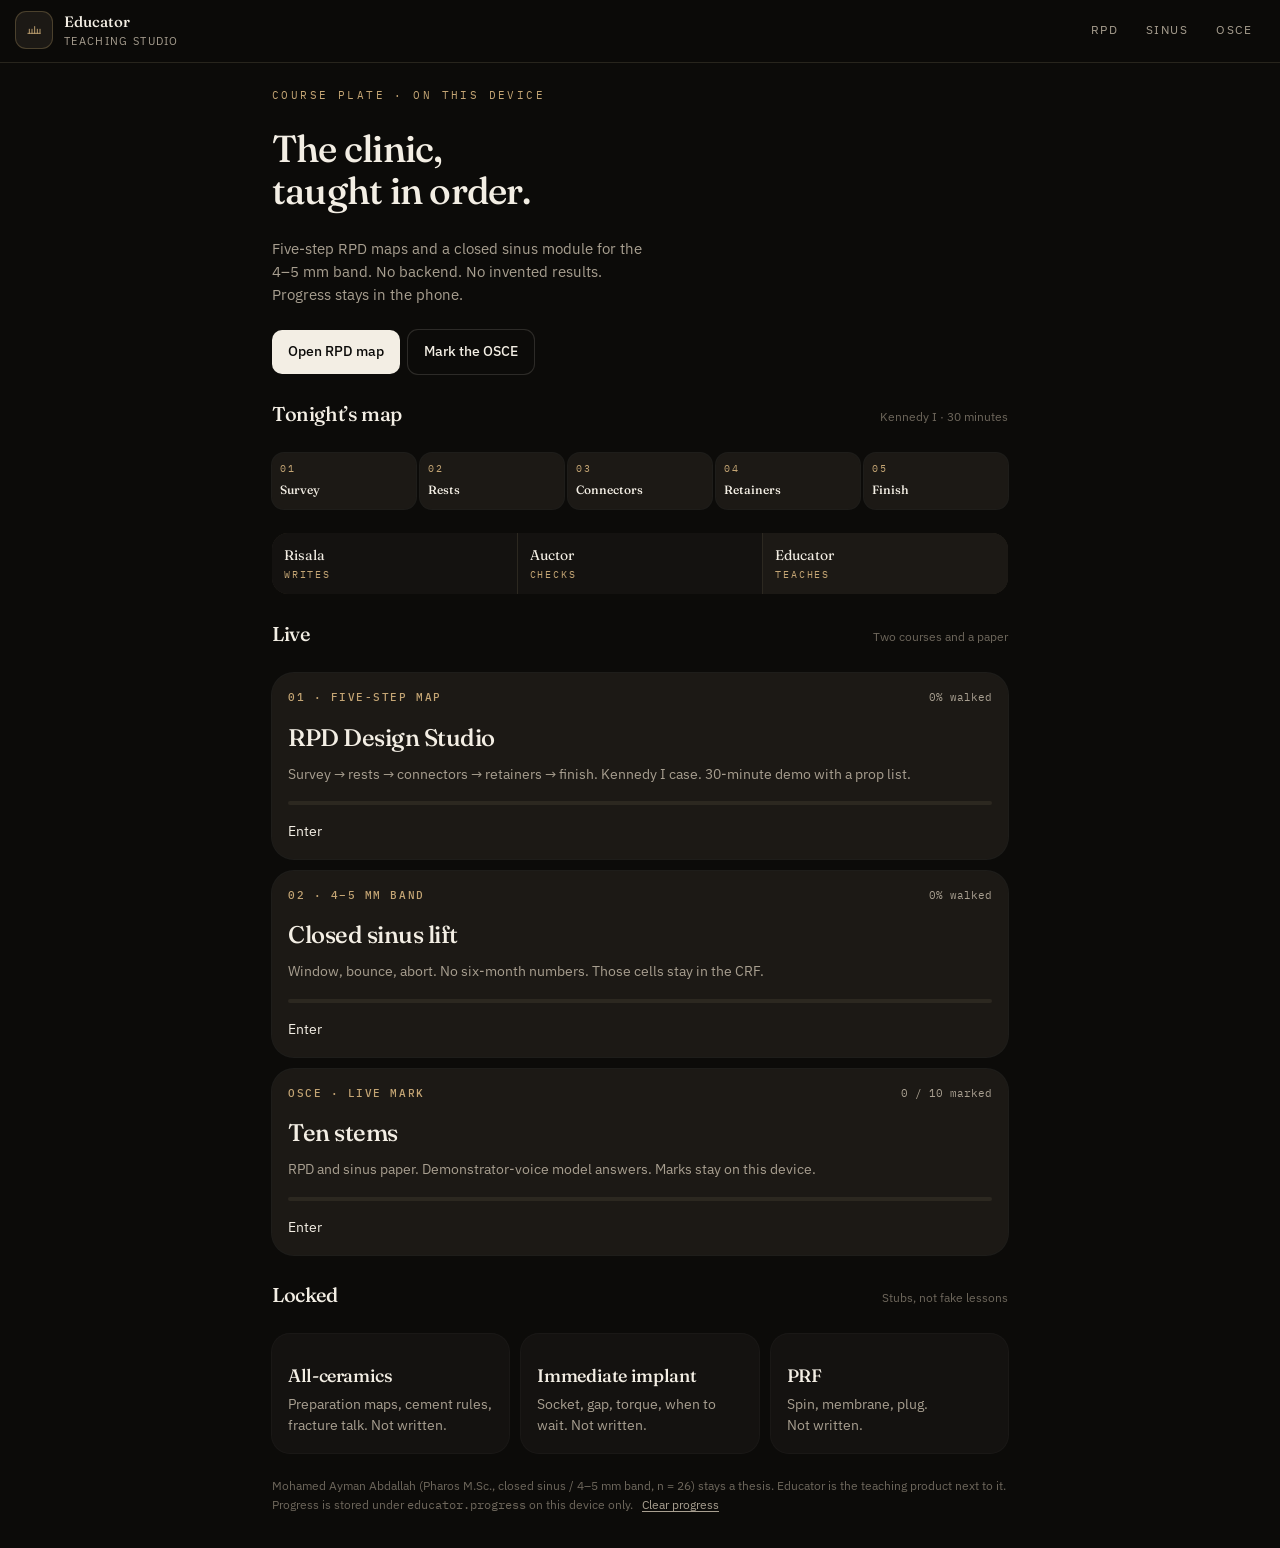
<file: index.html>
<!DOCTYPE html>
<html lang="en">
  <head>
    <meta charset="utf-8" />
    <meta name="viewport" content="width=device-width, initial-scale=1, viewport-fit=cover" />
    <meta name="theme-color" content="#0c0b09" />
    <meta name="apple-mobile-web-app-capable" content="yes" />
    <meta name="apple-mobile-web-app-status-bar-style" content="black-translucent" />
    <meta name="apple-mobile-web-app-title" content="Educator" />
    <meta name="mobile-web-app-capable" content="yes" />
    <meta
      name="description"
      content="Educator — teaching studio for dental demonstrators. RPD five-step maps and a closed sinus-lift module."
    />
    <title>Educator</title>
    <link rel="icon" href="favicon.svg" type="image/svg+xml" />
    <link rel="preconnect" href="https://fonts.googleapis.com" />
    <link rel="preconnect" href="https://fonts.gstatic.com" crossorigin />
    <link
      rel="stylesheet"
      href="https://fonts.googleapis.com/css2?family=Fraunces:opsz,wght@9..144,400;9..144,500;9..144,600&family=IBM+Plex+Mono:wght@400;500&family=IBM+Plex+Sans:wght@400;500;600&display=swap"
    />
    <link rel="stylesheet" href="styles.css" />
  </head>
  <body>
    <div id="app"></div>
    <script src="app.js"></script>
  </body>
</html>
</file>
<file: styles.css>
:root {
  --ink: #0c0b09;
  --plate: #141210;
  --raised: #1c1915;
  --paper: #f3eee4;
  --muted: #a89f90;
  --faint: #6e675c;
  --brass: #c4a574;
  --brass-dim: #8a7350;
  --rule: #2c2820;
  --danger: #c45c48;
  --ok: #7a9a72;
  --display: "Fraunces", "Iowan Old Style", Palatino, Georgia, serif;
  --sans: "IBM Plex Sans", "Segoe UI", system-ui, sans-serif;
  --mono: "IBM Plex Mono", ui-monospace, "SF Mono", Menlo, monospace;
  --shadow: 0 0 0 1px rgba(243, 238, 228, 0.08);
  --shadow-brass: 0 0 0 1px rgba(196, 165, 116, 0.35);
  --ease: cubic-bezier(0.22, 1, 0.36, 1);
}

* { box-sizing: border-box; }

html {
  -webkit-font-smoothing: antialiased;
  background: var(--ink);
  color: var(--paper);
}

body {
  margin: 0;
  min-height: 100dvh;
  font-family: var(--sans);
  line-height: 1.55;
  background: var(--ink);
  color: var(--paper);
}

button, a { color: inherit; }
button { font: inherit; background: none; border: 0; cursor: pointer; }
button:disabled { opacity: 0.4; cursor: default; }
a { text-decoration: none; }

h1, h2, h3 {
  font-family: var(--display);
  font-weight: 500;
  letter-spacing: -0.02em;
  text-wrap: balance;
  margin: 0;
}

p { margin: 0; text-wrap: pretty; }

.shell { min-height: 100dvh; padding-bottom: calc(5.5rem + env(safe-area-inset-bottom)); }
@media (min-width: 640px) { .shell { padding-bottom: 2rem; } }

.top {
  position: sticky;
  top: 0;
  z-index: 20;
  display: flex;
  align-items: center;
  justify-content: space-between;
  gap: 12px;
  padding: calc(10px + env(safe-area-inset-top)) 16px 12px;
  border-bottom: 1px solid rgba(44, 40, 32, 0.9);
  background: rgba(12, 11, 9, 0.92);
  backdrop-filter: blur(8px);
}

.brand { display: flex; align-items: center; gap: 12px; min-width: 0; }
.mark {
  width: 36px; height: 36px;
  display: grid; place-items: center;
  border-radius: 10px;
  background: var(--raised);
  box-shadow: var(--shadow-brass);
  color: var(--brass);
}
.brand strong { display: block; font-family: var(--display); font-size: 15px; font-weight: 500; }
.brand span span { display: block; font-size: 11px; letter-spacing: 0.12em; text-transform: uppercase; color: var(--muted); }

.desk-nav { display: none; gap: 4px; }
.desk-nav a {
  padding: 8px 12px;
  border-radius: 10px;
  font-size: 12px;
  letter-spacing: 0.12em;
  text-transform: uppercase;
  color: var(--muted);
}
.desk-nav a.on { background: var(--raised); color: var(--brass); }
@media (min-width: 640px) { .desk-nav { display: flex; } }

.page { max-width: 48rem; margin: 0 auto; padding: 24px 16px 0; display: flex; flex-direction: column; gap: 24px; }

.kicker { font-family: var(--mono); font-size: 11px; letter-spacing: 0.22em; text-transform: uppercase; color: var(--brass); }
.h1 { font-size: 2.35rem; line-height: 1.12; max-width: 16ch; }
.lede { max-width: 42ch; font-size: 15px; color: var(--muted); }

.row { display: flex; flex-wrap: wrap; gap: 8px; }

.btn {
  display: inline-flex;
  align-items: center;
  justify-content: center;
  gap: 8px;
  min-height: 44px;
  padding: 0 16px;
  border-radius: 10px;
  font-size: 14px;
  font-weight: 500;
  transition: transform 150ms var(--ease), background 150ms var(--ease), color 150ms var(--ease);
}
.btn:active:not(:disabled) { transform: scale(0.96); }
.btn-primary { background: var(--paper); color: var(--ink); }
.btn-brass { background: var(--brass); color: var(--ink); }
.btn-outline { box-shadow: 0 0 0 1px rgba(243, 238, 228, 0.14); color: var(--paper); }
.btn.flex { flex: 1; }
.btn.wide { width: 100%; }
.btn.icon { width: 44px; padding: 0; }

.family {
  display: grid;
  grid-template-columns: 1fr 1fr 1fr;
  gap: 1px;
  overflow: hidden;
  border-radius: 16px;
  background: var(--rule);
  margin: 0;
  padding: 0;
}
.family li { list-style: none; background: var(--plate); padding: 12px; }
.family li:last-child { background: var(--raised); }
.family p { font-family: var(--display); font-size: 14px; }
.family small { display: block; font-family: var(--mono); font-size: 10px; letter-spacing: 0.18em; text-transform: uppercase; color: var(--brass); }

.map-strip {
  display: grid;
  grid-template-columns: repeat(5, 1fr);
  gap: 4px;
  margin: 0;
  padding: 0;
  list-style: none;
}
.map-strip a, .map-strip div {
  display: flex;
  flex-direction: column;
  min-height: 56px;
  padding: 8px;
  border-radius: 12px;
  background: var(--raised);
  box-shadow: var(--shadow);
  color: inherit;
}
.map-strip small {
  font-family: var(--mono);
  font-size: 10px;
  letter-spacing: 0.16em;
  text-transform: uppercase;
  color: var(--brass);
}
.map-strip b {
  display: block;
  margin-top: 4px;
  font-family: var(--display);
  font-weight: 500;
  font-size: 12px;
}

.card {
  display: block;
  border-radius: 22px;
  background: var(--raised);
  box-shadow: var(--shadow);
  padding: 16px;
  color: inherit;
}
.card:hover { box-shadow: var(--shadow-brass); }
.card h2 { font-size: 1.5rem; margin-top: 12px; }
.card p { margin-top: 8px; font-size: 14px; color: var(--muted); }
.card .meta { display: flex; justify-content: space-between; gap: 12px; font-family: var(--mono); font-size: 11px; letter-spacing: 0.14em; text-transform: uppercase; }
.card .meta b { color: var(--brass); font-weight: 500; }
.card .meta span { color: var(--muted); font-variant-numeric: tabular-nums; letter-spacing: 0; text-transform: none; }
.enter { display: inline-block; margin-top: 16px; font-size: 14px; color: var(--paper); }

.bar {
  margin-top: 16px;
  height: 4px;
  overflow: hidden;
  border-radius: 999px;
  background: var(--rule);
}
.bar i {
  display: block;
  height: 100%;
  background: var(--brass);
  font-style: normal;
}

.stack { display: flex; flex-direction: column; gap: 12px; margin: 0; padding: 0; list-style: none; }
.head-row { display: flex; align-items: baseline; justify-content: space-between; gap: 12px; }
.head-row h2 { font-size: 1.25rem; }
.head-row span { font-size: 12px; color: var(--faint); }

.locked-grid { display: grid; gap: 12px; }
@media (min-width: 640px) { .locked-grid { grid-template-columns: 1fr 1fr 1fr; } }
.lock-card {
  display: flex; flex-direction: column;
  border-radius: 18px; background: var(--plate); padding: 16px;
  box-shadow: 0 0 0 1px rgba(243, 238, 228, 0.06);
  color: inherit;
}
.lock-card h3 { margin-top: 12px; font-size: 1.125rem; }
.lock-card p { margin-top: 4px; font-size: 14px; color: var(--muted); }

.fine { font-size: 12px; color: var(--faint); line-height: 1.55; }
.fine button { color: var(--muted); text-decoration: underline; text-underline-offset: 2px; }
.fine code { font-family: var(--mono); }

.tabs {
  display: flex; gap: 4px;
  padding: 4px; border-radius: 14px;
  background: var(--raised); box-shadow: var(--shadow);
}
.tabs button {
  flex: 1; height: 40px; border-radius: 10px;
  font-size: 14px; font-weight: 500; color: var(--muted);
}
.tabs button.on { background: var(--paper); color: var(--ink); }

.rail { display: flex; gap: 8px; overflow-x: auto; scrollbar-width: none; }
.rail::-webkit-scrollbar { display: none; }
.rail button {
  flex: 1; min-width: 4.5rem; height: 56px;
  border-radius: 12px; padding: 0 12px;
  text-align: left; background: var(--raised); box-shadow: var(--shadow);
}
.rail button.on { background: var(--paper); color: var(--ink); }
.rail small { display: block; font-family: var(--mono); font-size: 10px; letter-spacing: 0.16em; text-transform: uppercase; color: var(--brass); }
.rail button.on small { color: var(--brass-dim); }
.rail b { display: block; font-family: var(--display); font-weight: 500; font-size: 14px; }

.figure { border-radius: 22px; background: var(--raised); padding: 12px; box-shadow: var(--shadow); }
.figure svg { width: 100%; height: auto; display: block; }
.figure figcaption { margin-top: 8px; padding: 0 4px; font-size: 11px; letter-spacing: 0.12em; text-transform: uppercase; color: var(--muted); display: flex; justify-content: space-between; }

.plate { border-radius: 22px; background: var(--plate); padding: 20px; box-shadow: var(--shadow); display: flex; flex-direction: column; gap: 16px; }
.teach { display: flex; flex-direction: column; gap: 12px; margin: 0; padding: 0; list-style: none; }
.teach li { display: flex; gap: 12px; font-size: 14px; color: var(--muted); }
.teach i { font-family: var(--mono); font-style: normal; font-size: 11px; color: var(--brass); margin-top: 2px; font-variant-numeric: tabular-nums; }
.callout { border-radius: 14px; background: var(--raised); padding: 16px; }
.callout .tag { font-family: var(--mono); font-size: 10px; letter-spacing: 0.18em; text-transform: uppercase; }
.tag-danger { color: var(--danger); }
.tag-ok { color: var(--ok); }
.callout p { margin-top: 4px; font-size: 14px; }

.nav-steps { display: flex; flex-direction: column; gap: 8px; }
.nav-steps .pair { display: flex; gap: 8px; }

.clock {
  display: flex;
  align-items: center;
  justify-content: space-between;
  gap: 12px;
  border-radius: 16px;
  background: var(--raised);
  padding: 12px 16px;
  box-shadow: var(--shadow);
}
.clock .time {
  font-family: var(--mono);
  font-size: 1.75rem;
  font-variant-numeric: tabular-nums;
  letter-spacing: -0.03em;
}
.clock .time small { font-size: 13px; color: var(--faint); margin-left: 8px; }
.clock .actions { display: flex; gap: 8px; }

.beats { margin: 0; padding: 0; list-style: none; display: flex; flex-direction: column; gap: 8px; }
.beats li {
  display: grid; grid-template-columns: 4.5rem 1fr; gap: 12px;
  border-radius: 16px; background: var(--raised); padding: 16px; box-shadow: var(--shadow);
}
.beats li.on { background: var(--paper); color: var(--ink); }
.beats time { font-family: var(--mono); font-size: 12px; color: var(--brass); font-variant-numeric: tabular-nums; }
.beats li.on time { color: var(--brass-dim); }
.beats h3 { font-size: 16px; }
.beats p { margin-top: 4px; font-size: 14px; color: var(--muted); }
.beats li.on p { color: rgba(12, 11, 9, 0.7); }

.board-rows { margin: 0; padding: 0; list-style: none; }
.board-rows li {
  display: grid;
  grid-template-columns: 2.5rem 1fr;
  gap: 12px;
  padding: 12px 0;
  border-top: 1px solid var(--rule);
}
.board-rows li:first-child { border-top: 0; padding-top: 0; }
.board-rows i { font-family: var(--mono); font-style: normal; font-size: 11px; color: var(--brass); }
.board-rows h3 { font-size: 16px; }
.board-rows p { margin-top: 4px; font-size: 14px; color: var(--muted); }

.props { margin: 0; padding: 0; list-style: none; }
.props li { border-top: 1px solid var(--rule); }
.props li:first-child { border-top: 0; }
.props button {
  display: flex;
  align-items: flex-start;
  gap: 12px;
  width: 100%;
  min-height: 44px;
  padding: 12px 0;
  text-align: left;
  font-size: 14px;
}
.check {
  width: 20px; height: 20px;
  margin-top: 2px;
  flex-shrink: 0;
  border-radius: 4px;
  box-shadow: var(--shadow);
}
.check.on { background: var(--brass); color: var(--ink); box-shadow: none; display: grid; place-items: center; }
.props .off { color: var(--paper); }
.props .struck { color: var(--muted); text-decoration: line-through; }

.score {
  display: flex; align-items: center; justify-content: space-between;
  border-radius: 16px; background: var(--raised); padding: 12px 16px; box-shadow: var(--shadow);
  font-size: 14px; color: var(--muted);
}
.score b { color: var(--paper); font-family: var(--mono); font-weight: 500; font-variant-numeric: tabular-nums; }
.score button { font-size: 12px; color: var(--faint); }

.stem { border-radius: 22px; background: var(--plate); padding: 16px; box-shadow: var(--shadow); }
.stem-head { width: 100%; text-align: left; display: flex; justify-content: space-between; gap: 12px; }
.stem h2 { font-size: 1.125rem; line-height: 1.3; margin-top: 4px; }
.mark { font-family: var(--mono); font-size: 11px; letter-spacing: 0.16em; }
.mark.ok { color: var(--ok); }
.mark.bad { color: var(--danger); }
.choices { display: flex; flex-direction: column; gap: 8px; margin-top: 16px; }
.choice {
  min-height: 44px; border-radius: 12px; padding: 8px 12px;
  text-align: left; font-size: 14px; line-height: 1.35;
  background: var(--raised);
}
.choice b { display: inline-block; width: 1.1rem; font-family: var(--mono); font-size: 11px; color: var(--brass); font-weight: 500; }
.choice.hit { background: rgba(122, 154, 114, 0.15); }
.choice.miss { background: rgba(196, 92, 72, 0.15); }
.choice.key { background: rgba(122, 154, 114, 0.1); }
.demo { margin-top: 12px; border-radius: 14px; background: var(--raised); padding: 16px; }
.hint { margin-top: 8px; font-size: 12px; color: var(--faint); }

.abort { display: flex; flex-direction: column; gap: 8px; }
.abort button {
  border-radius: 12px;
  padding: 12px;
  text-align: left;
  background: var(--raised);
}
.abort button.on { background: var(--paper); color: var(--ink); }
.abort .find { font-family: var(--display); font-size: 14px; font-weight: 500; }
.abort .call { margin-top: 8px; font-size: 14px; color: rgba(12, 11, 9, 0.75); }
.abort .go { color: var(--ok); }
.abort .stop { color: var(--danger); }

.densah { margin: 0; padding: 0; list-style: none; display: flex; flex-direction: column; gap: 8px; }
.densah li { display: grid; grid-template-columns: 2.5rem 1fr; gap: 8px; }
.densah i { font-family: var(--mono); font-style: normal; font-size: 11px; color: var(--brass); }
.densah b { font-family: var(--display); font-weight: 500; font-size: 14px; }
.densah span { font-size: 14px; color: var(--muted); }

.bot {
  position: fixed; inset: auto 0 0 0; z-index: 20;
  border-top: 1px solid rgba(44, 40, 32, 0.9);
  background: rgba(12, 11, 9, 0.95);
  padding-bottom: env(safe-area-inset-bottom);
  backdrop-filter: blur(8px);
}
.bot ul { display: grid; grid-template-columns: 1fr 1fr 1fr 1fr; margin: 0; padding: 0; list-style: none; }
.bot a {
  min-height: 56px;
  display: flex; flex-direction: column; align-items: center; justify-content: center; gap: 4px;
  font-size: 11px; letter-spacing: 0.12em; text-transform: uppercase; color: var(--muted);
}
.bot a.on { color: var(--brass); }
@media (min-width: 640px) { .bot { display: none; } }

@media (prefers-reduced-motion: reduce) {
  * { transition: none !important; }
}
</file>
